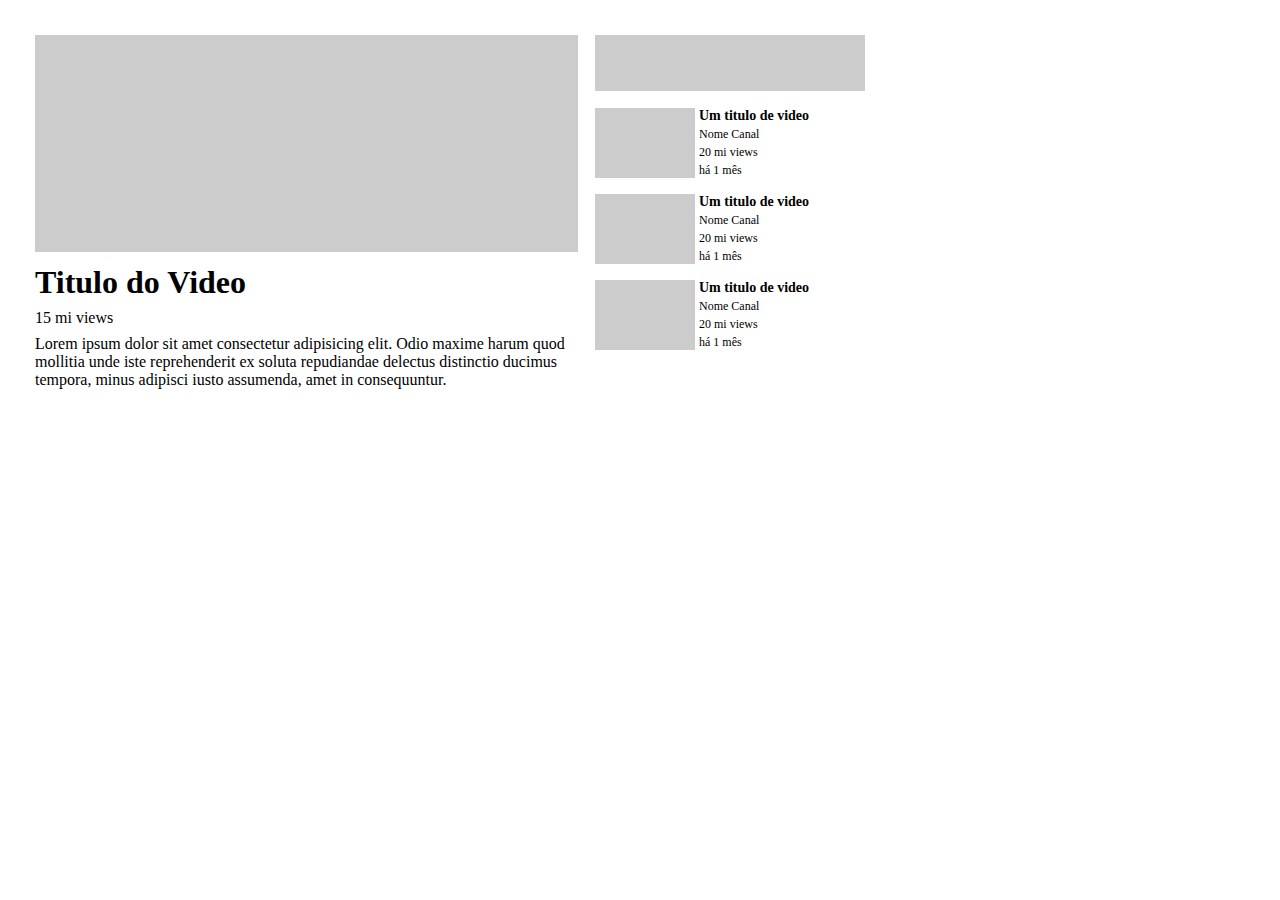
<file: grid-youtube/index.html>
<!DOCTYPE html>
<html lang="en">
<head>
    <meta charset="UTF-8">
    <meta http-equiv="X-UA-Compatible" content="IE=edge">
    <meta name="viewport" content="width=device-width, initial-scale=1.0">
    <title>Youtube</title>
    <link rel="stylesheet" href="style.css">
</head>
<body>
    

    <main class="container">
        
        <section class="video-principal">
            <div class="area-video"></div>
        
            <div class="descricao">
                <h1 class="titulo-principal">Titulo do Video </h1>
                <p class="views-principal">15 mi views</p>
                <p class="texto-descricao">Lorem ipsum dolor sit amet consectetur adipisicing elit. Odio maxime harum quod mollitia unde iste reprehenderit ex soluta repudiandae delectus distinctio ducimus tempora, minus adipisci iusto assumenda, amet in consequuntur.</p>
            </div>
        </section>
       
        <section class="propaganda"></section>
        
        <section class="videos-aside">
            <div class="video-aside">
                <div class="thumb"></div>
                <div class="info-aside">
                    <h4 class="titulo-aside">Um titulo de video</h4>
                    <p>Nome Canal</p>
                    <p>20 mi views</p>
                    <p>há 1 mês</p>
                </div>
            </div>
            <div class="video-aside">
                <div class="thumb"></div>
                <div class="info-aside">
                    <h4 class="titulo-aside">Um titulo de video</h4>
                    <p>Nome Canal</p>
                    <p>20 mi views</p>
                    <p>há 1 mês</p>
                </div>
            </div>
            <div class="video-aside">
                <div class="thumb"></div>
                <div class="info-aside">
                    <h4 class="titulo-aside">Um titulo de video</h4>
                    <p>Nome Canal</p>
                    <p>20 mi views</p>
                    <p>há 1 mês</p>
                </div>
            </div>
        </section>
    </main>

</body>
</html>
</file>
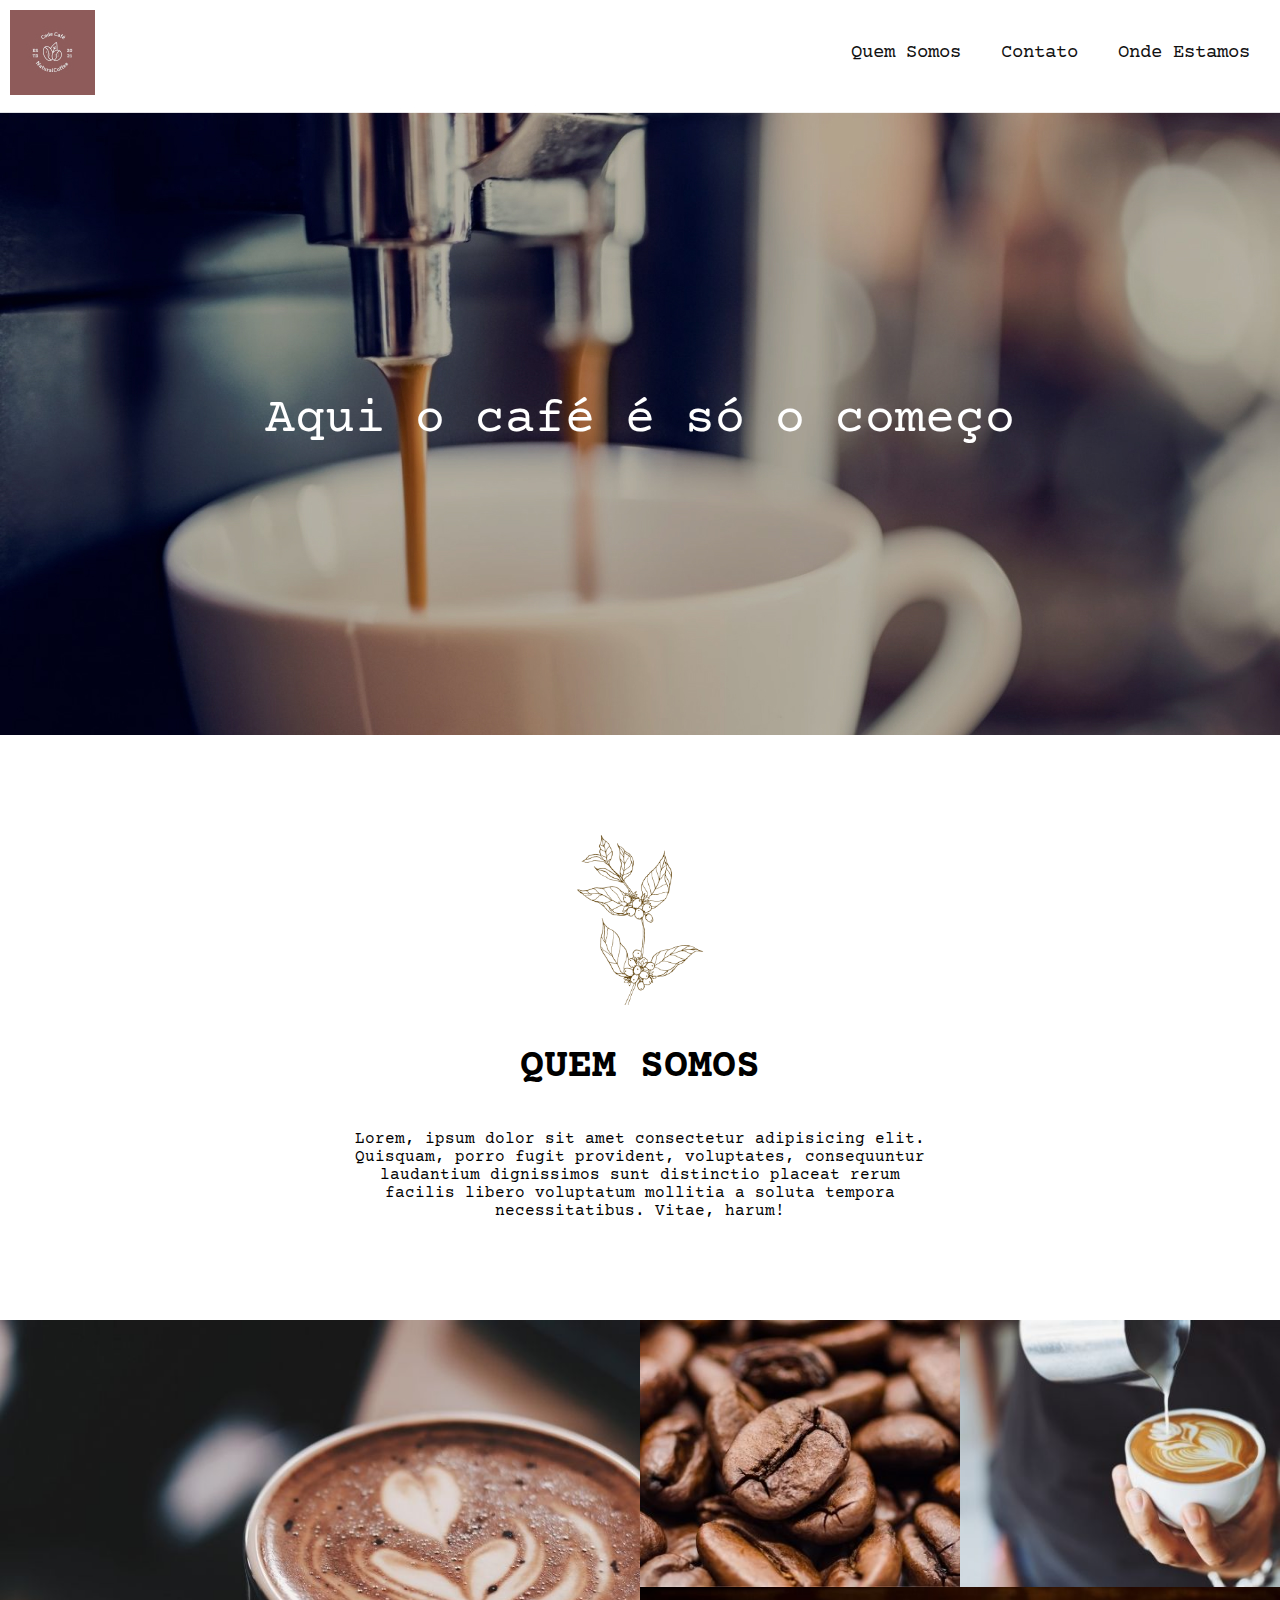
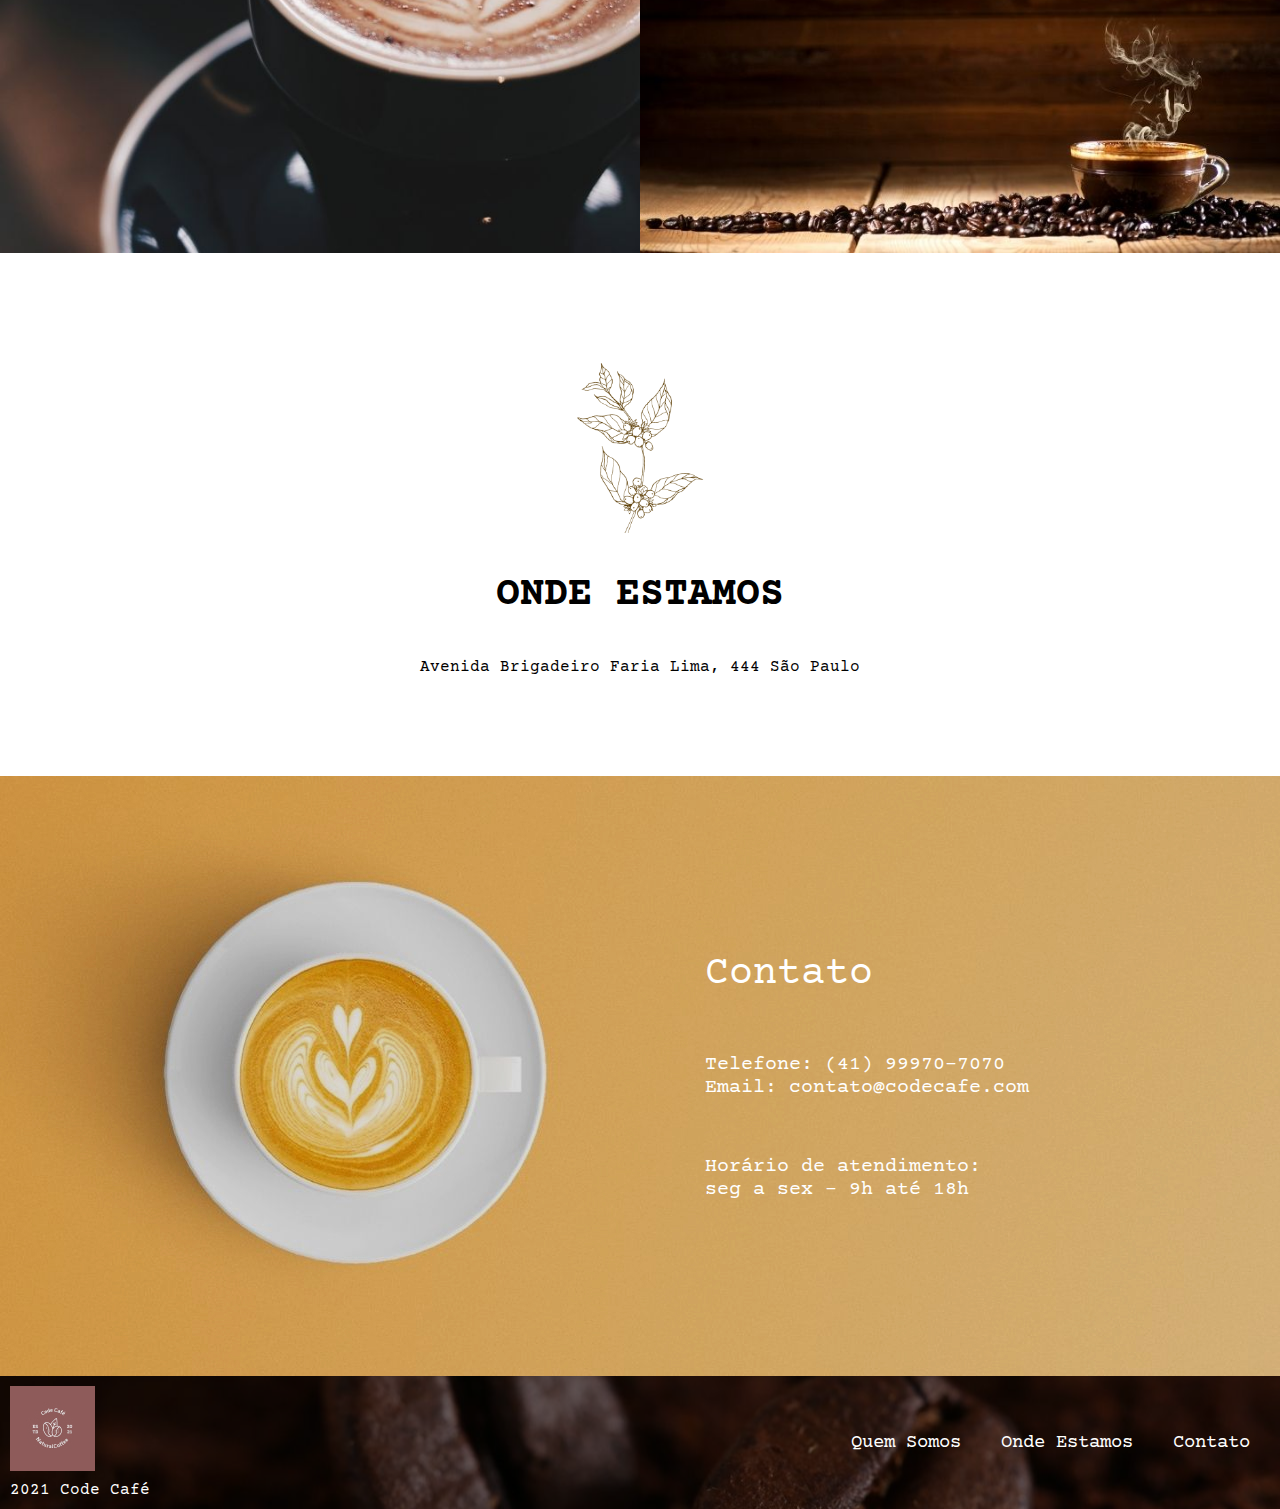
<file: landing-cafe/index.html>
<!DOCTYPE html>
<html lang="en">

<head>
    <meta charset="UTF-8">
    <meta http-equiv="X-UA-Compatible" content="IE=edge">
    <meta name="viewport" content="width=device-width, initial-scale=1.0">
    <title>Code Café</title>
    <link rel="shortcut icon" href="./src/images/favicon.ico">
    <link rel="stylesheet" href="./src/css/global.css">
    <link href="https://fonts.googleapis.com/css2?family=Courier+Prime:wght@400;700&family=VT323&display=swap"
    rel="stylesheet">
    <meta name="description" content="Cafeteria especializada em cafés gourmet de alta qualidade">
</head>

<body>
    <header class="cabecalho">
        <div class="logo">
            <img src="./src/images/logo.jpg" alt="logo cafe">
        </div>
        <nav class="menu">
            <ul class="menu-lista">
                <li class="item"><a href="#quemsomos">Quem Somos</a></li>
                <li class="item"><a href="#contato">Contato</a></li>
                <li class="item"><a href="#ondeestamos">Onde Estamos</a></li>
            </ul>
        </nav>
    </header>

    <div class="painel">
        <p class="texto-painel">Aqui o café é só o começo</p>
    </div>
    <div class="quem-somos">
        <img class="imagem-planta-cafe" src="./src/images/logo-secoes.png" alt="folha de café">
        <h2 id="titulo-quem-somos">QUEM SOMOS</h2>
        <p>Lorem, ipsum dolor sit amet consectetur adipisicing elit. Quisquam, porro fugit provident, voluptates,
            consequuntur laudantium dignissimos sunt distinctio placeat rerum facilis libero voluptatum mollitia a
            soluta tempora necessitatibus. Vitae, harum!</p>
    </div>
    
    <div class="ladrilhos">
        <div class="img1 ">
            <img class="img" src="./src/images/4.jpg" alt="">
        </div>

        <div class="img2 ">
            <img class="img" src="./src/images/2.jpg" alt="grao de cafe">
        </div>

        <div class="img3 ">
            <img class="img" src="./src/images/3.jpg" alt="cafe expresso">
        </div>

        <div class="img4 ">
            <img class="img" src="./src/images/1.jpg" alt="xicara de cafe">
        </div>
    </div>

    <div class="onde-estamos">
        <img class="imagem-planta-cafe" src="./src/images/logo-secoes.png" alt="folha de café">
        <h2 id="titulo-onde-estamos">ONDE ESTAMOS</h2>
        <p>Avenida Brigadeiro Faria Lima, 444 São Paulo</p>
    </div>



    <div class="container-contato">
        <div class="contato">
            <h2 id="titulo-contato">Contato</h2>
            <div>
                <p class="texto-contato">Telefone: (41) 99970-7070</p>
                <p class="texto-contato">Email: contato@codecafe.com</p>
            </div>
            <div>
                <p class="texto-contato">Horário de atendimento:</p>
                <p class="texto-contato">seg a sex - 9h até 18h</p>
            </div>
        </div>
    </div>



    <footer class="rodape">
        <div class="logo-footer">
            <img id="img-logo-footer" src="./src/images/logo.jpg" alt="">
            <span>2021 Code Café</span>
        </div>
        <nav class="menu">
            <ul class="menu-lista">
                <li class="item "><a class="item-rodape" href="#quemsomos">Quem Somos</a></li>
                <li class="item item-rodape"><a class="item-rodape" href="#ondeestamos">Onde Estamos</a></li>
                <li class="item item-rodape"><a class="item-rodape" href="#contato">Contato</a></li>
            </ul>
        </nav>
    </footer> 
</body>

</html>
</file>
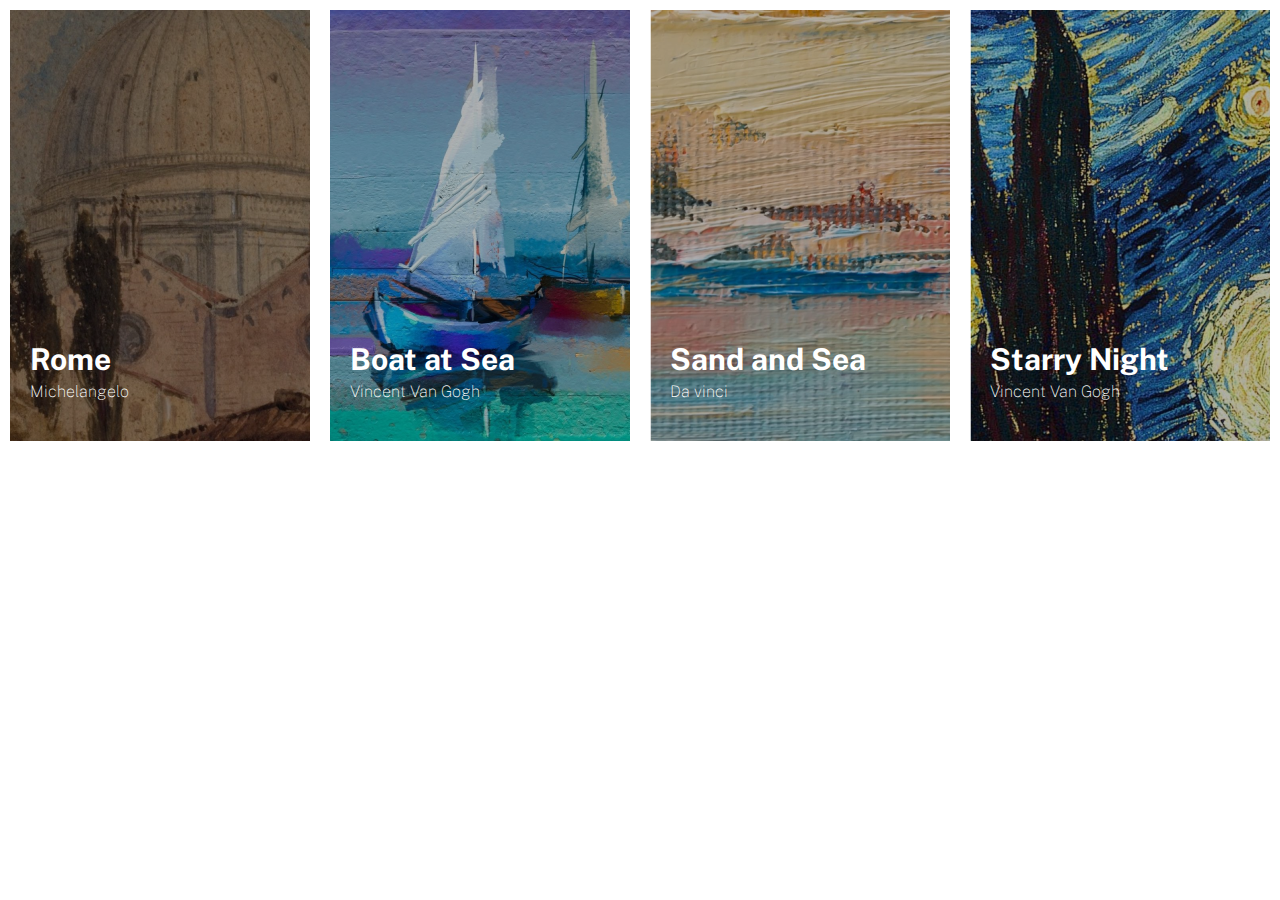
<file: lista-imagem/index.html>
<!DOCTYPE html>
<html lang="en">
<head>
    <meta charset="UTF-8">
    <meta http-equiv="X-UA-Compatible" content="IE=edge">
    <meta name="viewport" content="width=device-width, initial-scale=1.0">
    <title>Lista imagem</title>
    <link rel="stylesheet" href="./src/css/style.css">
    <link href="https://fonts.googleapis.com/css2?family=Courier+Prime:ital,wght@0,400;0,700;1,400;1,700&family=Public+Sans:wght@100;400;700&display=swap" rel="stylesheet">
</head>
<body>
    
    <main class="container">
        <div class="img img1">
            <div class="text">
                <h2>Rome</h2>
                <p>Michelangelo</p>
            </div>
        </div>
        <div class="img img2">
            <div class="text">
                <h2>Boat at Sea</h2>
                <p>Vincent Van Gogh</p>
            </div>  
        </div>
        <div class="img img3">
            <div class="text">
                <h2>Sand and Sea</h2>
                <p>Da vinci</p>
            </div>
        </div>
        <div class="img img4">
            <div class="text">
                <h2>Starry Night</h2>
                <p>Vincent Van Gogh</p>
            </div>
        </div>
    </main>

</body>
</html>
</file>
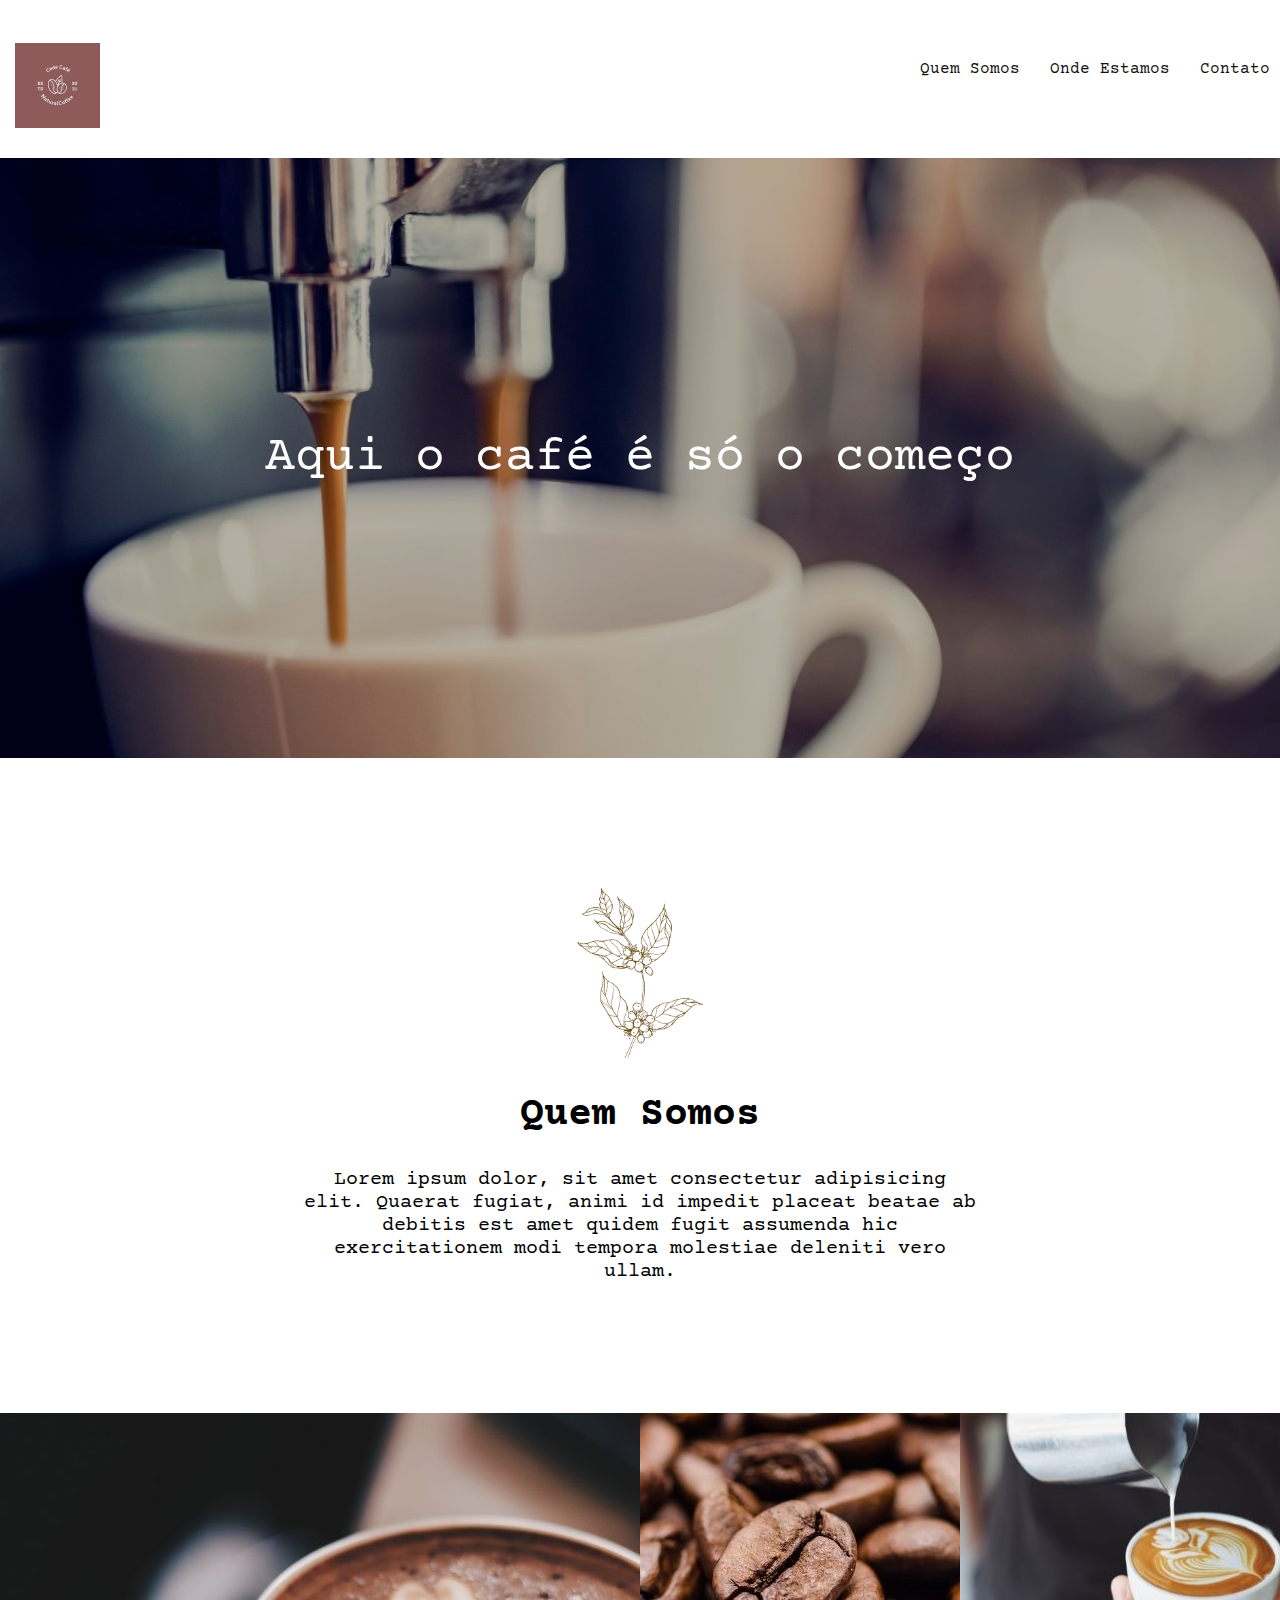
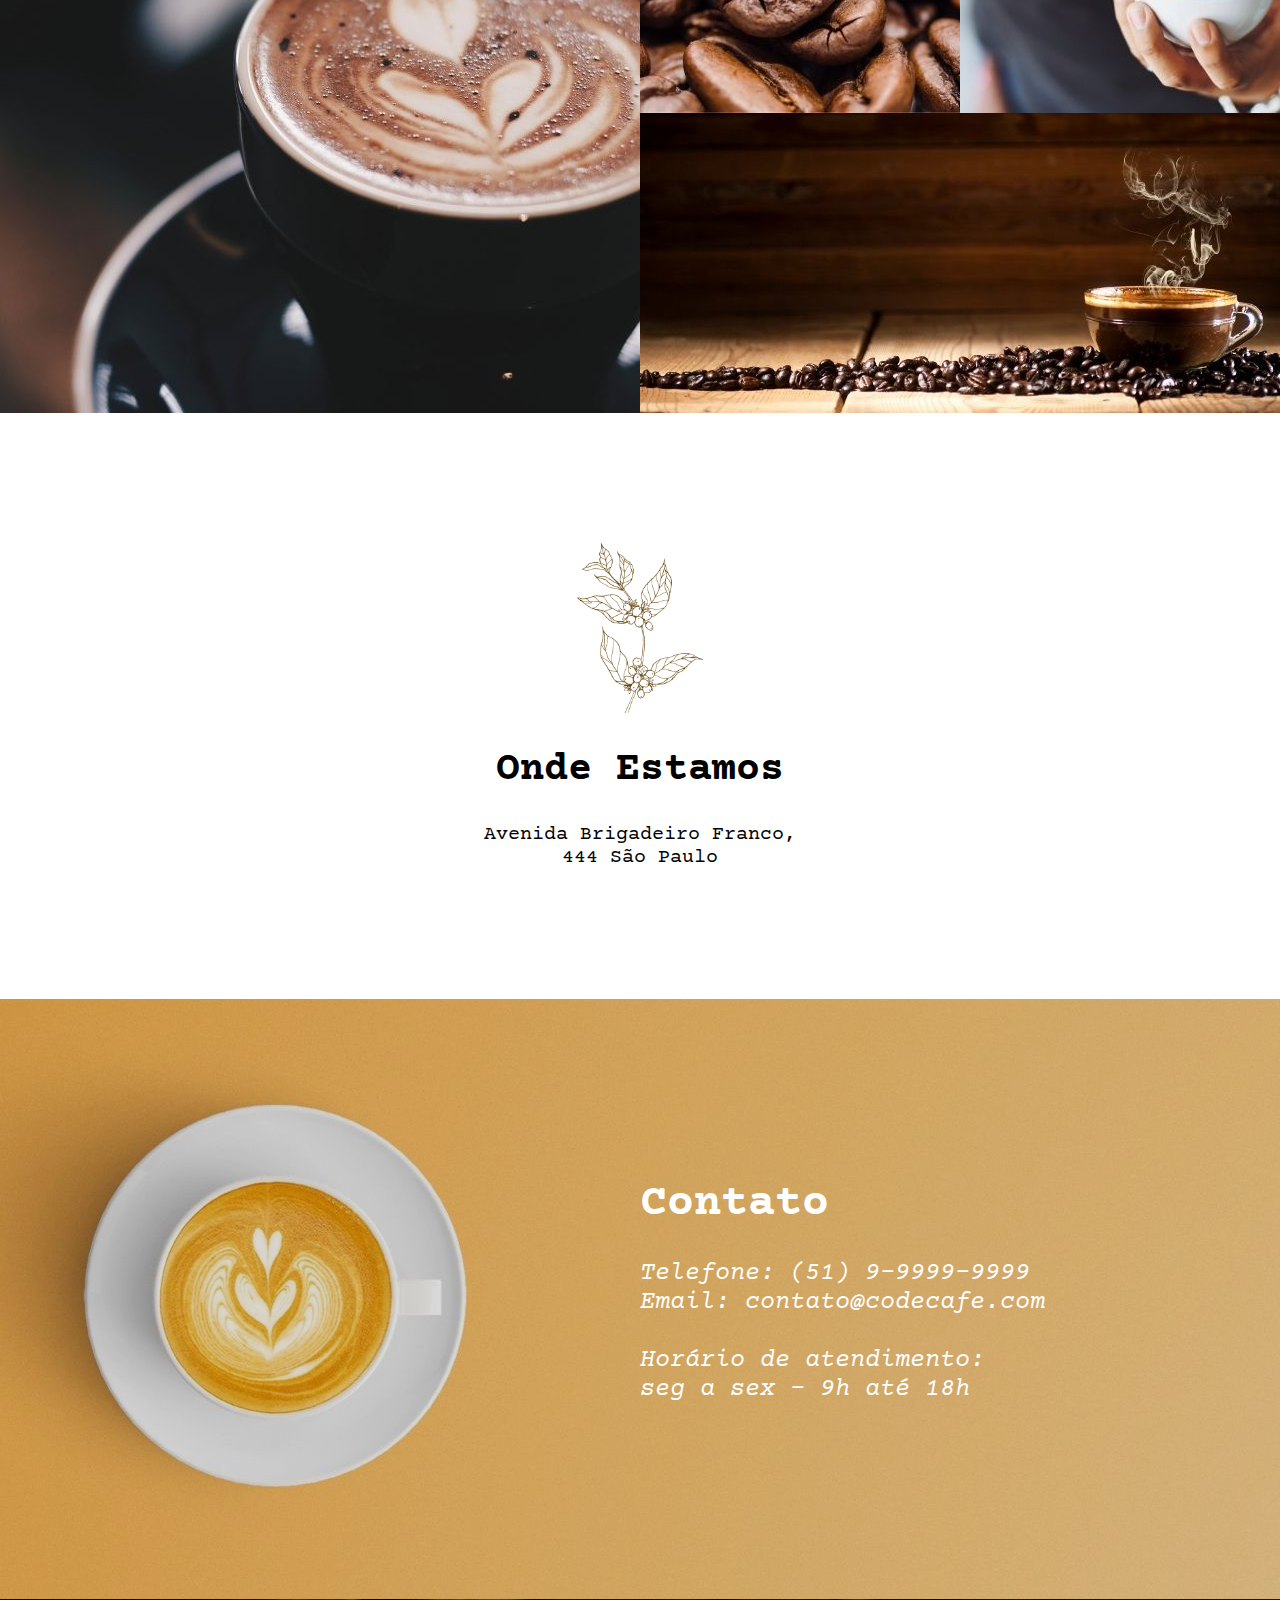
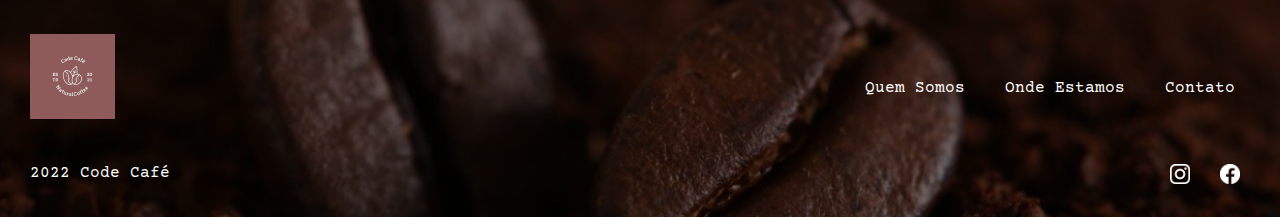
<file: landing-cafe/page.html>
<!DOCTYPE html>
<html lang="en">
<head>
    <meta charset="UTF-8">
    <meta http-equiv="X-UA-Compatible" content="IE=edge">
    <meta name="viewport" content="width=device-width, initial-scale=1.0">
    <title>Code Café</title>
    <link rel="shortcut icon" href="./src/images/favicon.ico">
    <link rel="stylesheet" href="./src/css/reset.css">
    <link rel="stylesheet" href="./src/css/page.css">
    <link rel="stylesheet" href="./src/css/responsivo.css">
    <link href="https://fonts.googleapis.com/css2?family=Courier+Prime:wght@400;700&family=VT323&display=swap"
    rel="stylesheet">
    <meta name="description" content="Cafeteria especializada em cafés gourmet de alta qualidade">
</head>
<body>

    <header class="cabecalho">
        <a href="index.html" class="logo">
            <h1>Code Café</h1>
        </a>
        <nav>
            <ul>
                <li><a href="#quem-somos">Quem Somos</a></li>
                <li><a href="#onde-estamos">Onde Estamos</a></li>
                <li><a href="#Contato">Contato</a></li>
            </ul>
        </nav>
    </header>
    <main>
        <section class="painel">
            <h2>Aqui o café é só o começo</h2>
        </section>
        
        <section id="quem-somos" class=" secao-com-texto">
            <img src="./src/images/logo-secoes.png" alt="">
            <h2>Quem Somos</h2>
            <p>Lorem ipsum dolor, sit amet consectetur adipisicing elit. Quaerat fugiat, animi id impedit placeat beatae ab debitis est amet quidem fugit assumenda hic exercitationem modi tempora molestiae deleniti vero ullam.</p>
        </section>
        
        <section class="ladrilhos">
            <div class="grande"></div>
            <div class="pequeno"></div>
            <div class="pequeno grao"></div>
            <div class="medio"></div>
        </section>
        
        <section id="onde-estamos" class=" secao-com-texto">
            <img src="./src/images/logo-secoes.png" alt="">
            <h2>Onde Estamos</h2>
            <p>Avenida Brigadeiro Franco, <br>444 São Paulo</p>
        </section>

        <section class="contato"> 
            <div class="texto">
                <h2>Contato</h2>
                <address>    
                        Telefone: (51) 9-9999-9999<br>
                        Email: contato@codecafe.com <br><br>
                        
                        Horário de atendimento:<br> seg a sex - 9h até 18h
                </address>
            </div>
        </section>
    </main>
    <footer class="rodape">
        <a href="index.html" class="logo">
            <img src="./src/images/logo.jpg" alt="">
        </a>
        <ul>
            <li><a href="#quem-somos">Quem Somos</a></li>
            <li><a href="#onde-estamos">Onde Estamos</a></li>
            <li><a href="#contato">Contato</a></li>
        </ul>
        <div class="conteudo-de-baixo">
            <div class="redes-sociais">
                <a href="#" target="_blank">
                    <img title="Logo Facebook" class="facebook" src="./src/images/insta.png" alt="">
                </a>
                <a href="#" target="_blank">
                    <img title="Logo Instagram" class="instagram" src="./src/images/face.png" alt="">
                </a>
            </div>
            <div class="copyright">2022 Code Café</div>
        </div>
    </footer>

</body>
</html>
</file>
<file: grid-youtube/style.css>
*{
    margin: 0;
    padding: 0;
    list-style-type: none;
    text-decoration: none;
    box-sizing: border-box;
}

.container{
    display: grid;
    max-width: 900px;
    padding: 35px;
    gap: 17px;
    grid-template-areas: 
    "video-principal propaganda "
    "video-principal video-aside "
    ;
    grid-template-columns: 1fr 270px;
    grid-template-rows: 56px 1fr;
}
    
.video-principal{
    grid-area: video-principal;
}

.video-principal .area-video{
    width: 543px;
    height: 217px;
    background-color: #ccc;
    margin-bottom: 12px;
}

.video-principal .descricao .views-principal{
    margin: 8px 0;
}

.propaganda{
    background-color: #ccc;
    grid-area: propaganda;
}

.videos-aside{
    grid-area: video-aside;
    border-color: green;
    
}   

.videos-aside .video-aside{
    display: flex;
    margin-bottom: 16px;
    font-size: 12px;
}

.videos-aside .video-aside .thumb{
    width: 100px;
    height: 70px;
    background-color: #ccc;
}

.videos-aside .video-aside .info-aside{
    display: flex;
    flex-direction: column;
    justify-content: space-between;
    margin-left: 4px;
}

.videos-aside .video-aside .info-aside .titulo-aside{
    font-size: 14px;
}
</file>
<file: landing-cafe/src/css/global.css>
*{
    margin: 0;
    padding: 0;
    list-style-type: none;
    text-decoration: none;
}

body{
    max-width: 1440px;
    margin: 0 auto;
    font-family: 'Courier Prime', monospace;
}

a{
    color: #111;
}
/* Header & Footer*/

.cabecalho, .rodape{
    display: flex;
    justify-content: space-between;
    padding: 10px;
    align-items: center;
}

.logo{
    display: flex;
    align-items: center;
}

.menu-lista{
    display: flex;
}

.item{
    padding: 10px 20px; 
    font-size: 19px;   
}

/* Painel */

.painel{
    width: 100%;
    height: 630px;
    display: flex;
    justify-content: center;
    align-items: center;
    background-image: url('../images/painel.jpg');
}
.painel .texto-painel{
    font-size: 50px;
    color: white;
}

/* Quem Somos & Onde Estamos */

.quem-somos, .onde-estamos{
    width: 45%;
    margin: 100px auto;
    display: flex;
    flex-direction: column;
    align-items: center;
    text-align: center;
}

.imagem-planta-cafe{
    height: 170px;
    width: 170px;
}

#titulo-quem-somos, #titulo-onde-estamos{
    font-size: 40px;
    margin: 40px 0;
}

/* Ladrilhos */

.ladrilhos{
    display: grid;
    grid-template-areas: 
    "a1 a1 a2 a3"
    "a1 a1 a4 a4"
    ;
    
}
.img{
    width: 100%;
}

.img1{
    grid-area: a1;

}
.img2{
    grid-area: a2;
}
.img3{
    grid-area: a3;
}
.img4{
    grid-area: a4;
    position: relative;
    top: -5px;
}


/* Contato */

.container-contato{
    width: 100%;
    height: 600px;
    background-image: url("../images/fundo-contato.jpg");
    color: #fff;
    display: flex;
    flex-flow: column nowrap;
    justify-content: center;
    align-items: center;  
}
.contato{
    transform: translateX(70%);
    height: 60%;
    display: flex;
    flex-direction: column;
    justify-content: space-evenly;
}
#titulo-contato{
    font-size: 40px;
    font-weight: 100;
}
.texto-contato{
    font-size: 20px;
}

/* Footer */

.rodape{
    background-image: url('../images/fundo-rodape.jpg');
    color: #fff;
}

.logo-footer{
    display: flex;
    flex-direction: column;
    
}

#img-logo-footer{
    width: 85px;
    height: 85px;
    margin-bottom: 10px;
}
.rodape .menu .item-rodape{
    color: #fff;
}

/* .redes-sociais img{
    width: 20px;
    position: relative;
    top: 30px;
    left: 380px;
} */
</file>
<file: lista-imagem/src/css/style.css>
*{
    margin: 0;
    padding: 0;
    box-sizing: border-box;
    font-family: 'Public Sans', sans-serif;
}

.container{
    display: flex;
    justify-content: center;
    align-items: center;
}

.img{
    width: 335px;
    height: 431px;
    margin: 10px;
    display: flex; 
    flex-direction: column-reverse;
}

.text{
    padding: 40px 20px;
    color: #fff;
}

.text h2{
    font-size: 30px;
    margin-bottom: 5px;
}

.text p{
    font-weight: 100;
}

.img1{
    background-image: url(../images/rome.png);   
}
.img2{
    background-image: url(../images/boat.png);   
}
.img3{
    background-image: url(../images/sand-and-sea.png);   
}
.img4{
    background-image: url(../images/starry-night.png);   
}

@media(max-width: 1100px){
    .container{
        flex-direction: column;
        flex-wrap: wrap;
    }
}
</file>
<file: landing-cafe/src/css/page.css>
html{
    font-size: 62.5%;
}
body{
    max-width: 1440px;
    margin: 0 auto;
    font-size: 1.6rem;
}
.cabecalho{
    padding: 30px 15px;
    position: relative;
}
.logo{
    background: url('../images/logo.jpg') center center no-repeat;
    width: 85px;
    height: 85px;
    display: inline-block;
}

.logo h1{
    font-size: 0;
}

.cabecalho nav{
    display: inline-block;
    position: absolute;
    right: 0;
    margin-top: 30px;
}

.cabecalho ul li{
    display: inline-block;
    padding: 0 10px;
}

/* Painel */

.painel{
    background: url('../images/painel.jpg') center center no-repeat;
    height: 600px;
}

.painel h2{
    font-size: 50px;
    color: #fff;
    text-align: center;
    position: relative;
    top: 50%;
    transform: translateY(-50%);
}

/* Quem somos & onde estamos */

.secao-com-texto{
    text-align: center;
    padding: 130px 300px;
    clear: both;
}

.secao-com-texto h2{
    margin: 30px 0;
    font-weight: 600;
    font-size: 40px;
}

.secao-com-texto img{
    width: 170px;
    height: 170px;
}

.secao-com-texto p{
    font-size: 20px;
}

/* Ladrilhos */

.ladrilhos div{
    float: left;
}

.ladrilhos{
    height: 600px;
}

.ladrilhos .grande{
    background: url('../images/4.jpg') center center;
    width: 50%;
    height: 100%;
}

.ladrilhos .pequeno{
    background: url('../images/2.jpg') center center no-repeat;
    width: 25%;
    height: 50%;
    background-color: #111;
}
.ladrilhos .pequeno.grao{
    background: url('../images/3.jpg') center center no-repeat;
    background-color: #111;
}

.ladrilhos .medio{
    background: url('../images/1.jpg') center center;
    width: 50%;
    height: 50%;
}

.contato{
    background: url(../images/fundo-contato.jpg) center center no-repeat;
    color: #fff;
    height: 600px;
    position: relative;

}

.contato h2{
    font-size: 45px;
    font-weight: 600;
    margin-bottom: 30px;
}

.contato address{
    font-size: 25px;
    font-weight: 400;
}

.contato .texto{
    position: absolute;
    top: 30%;
    left: 50%;
}

/* Footer */

.rodape{
    background: url(../images/fundo-rodape.jpg) center center no-repeat;
    padding: 35px 30px;
    background-size: cover;
    color: #fff;
}

.rodape .logo{
    display: inline-block;
}

.rodape ul{
    float: right;
    margin-top: 30px;
}

.rodape ul li{
    display: inline-block;
    padding: 15px;
}

.rodape ul li a{
    color: #fff; 
}

.redes-sociais img{
    width: 20px;
    height: 20px;
    margin: 0 10px;
}

.rodape .redes-sociais{
    float: right;
    clear: both;
}

.rodape .conteudo-de-baixo{
    margin-top: 40px;
}
</file>
<file: landing-cafe/src/css/responsivo.css>
@media(max-width: 991.98px){
    .secao-com-texto{
        padding: 153px 0;
    }
    .secao-com-texto p{
        width: 100%;
    }
}

@media(max-width: 768px){
    .contato{
        background-image: none;
        background-color: #d3ae71;
    }
    .contato .texto{
        position: relative;
        text-align: center;
        top: 50%;
        left: 0;
        transform: translateY(-50%);
    }

}

@media(max-width: 720px){
    .ladrilhos .grande,
    .ladrilhos .medio{
        width: 100%;
    }
    .ladrilhos .pequeno{
        width: 50%;
    }
    .rodape{
        text-align: center;
        background-image: none;
        background-color: black;
    }
    .rodape .logo{
        display: block;
        margin: 20px auto;
    }
    .rodape ul{
        display: block;
        width: 100%;
        margin-bottom: 50px;
    }
    .rodape ul li{
        display: block;
    }
    .rodape ul li a{
        font-size: 2rem;
    }
    .rodape .redes-sociais{
        float: none;
        margin-bottom: 40px;
    }
}

@media(max-width: 460px){
    
    .cabecalho .logo{
        display: block;
        margin: 0 auto;
    }
    .cabecalho nav{
        position: static;
        text-align: center;
        width: 100%;
    }
    .cabecalho nav ul li{
        display: block;
        margin-bottom: 25px;
    }
    .cabecalho nav ul li a{
        width: 100%;
        display: block;
    }
    .painel h2{
        font-size: 2.5rem;
    }
}

@media(max-width: 375px){
    .ladrilhos .pequeno{
        width: 100%;
    }
}
</file>
